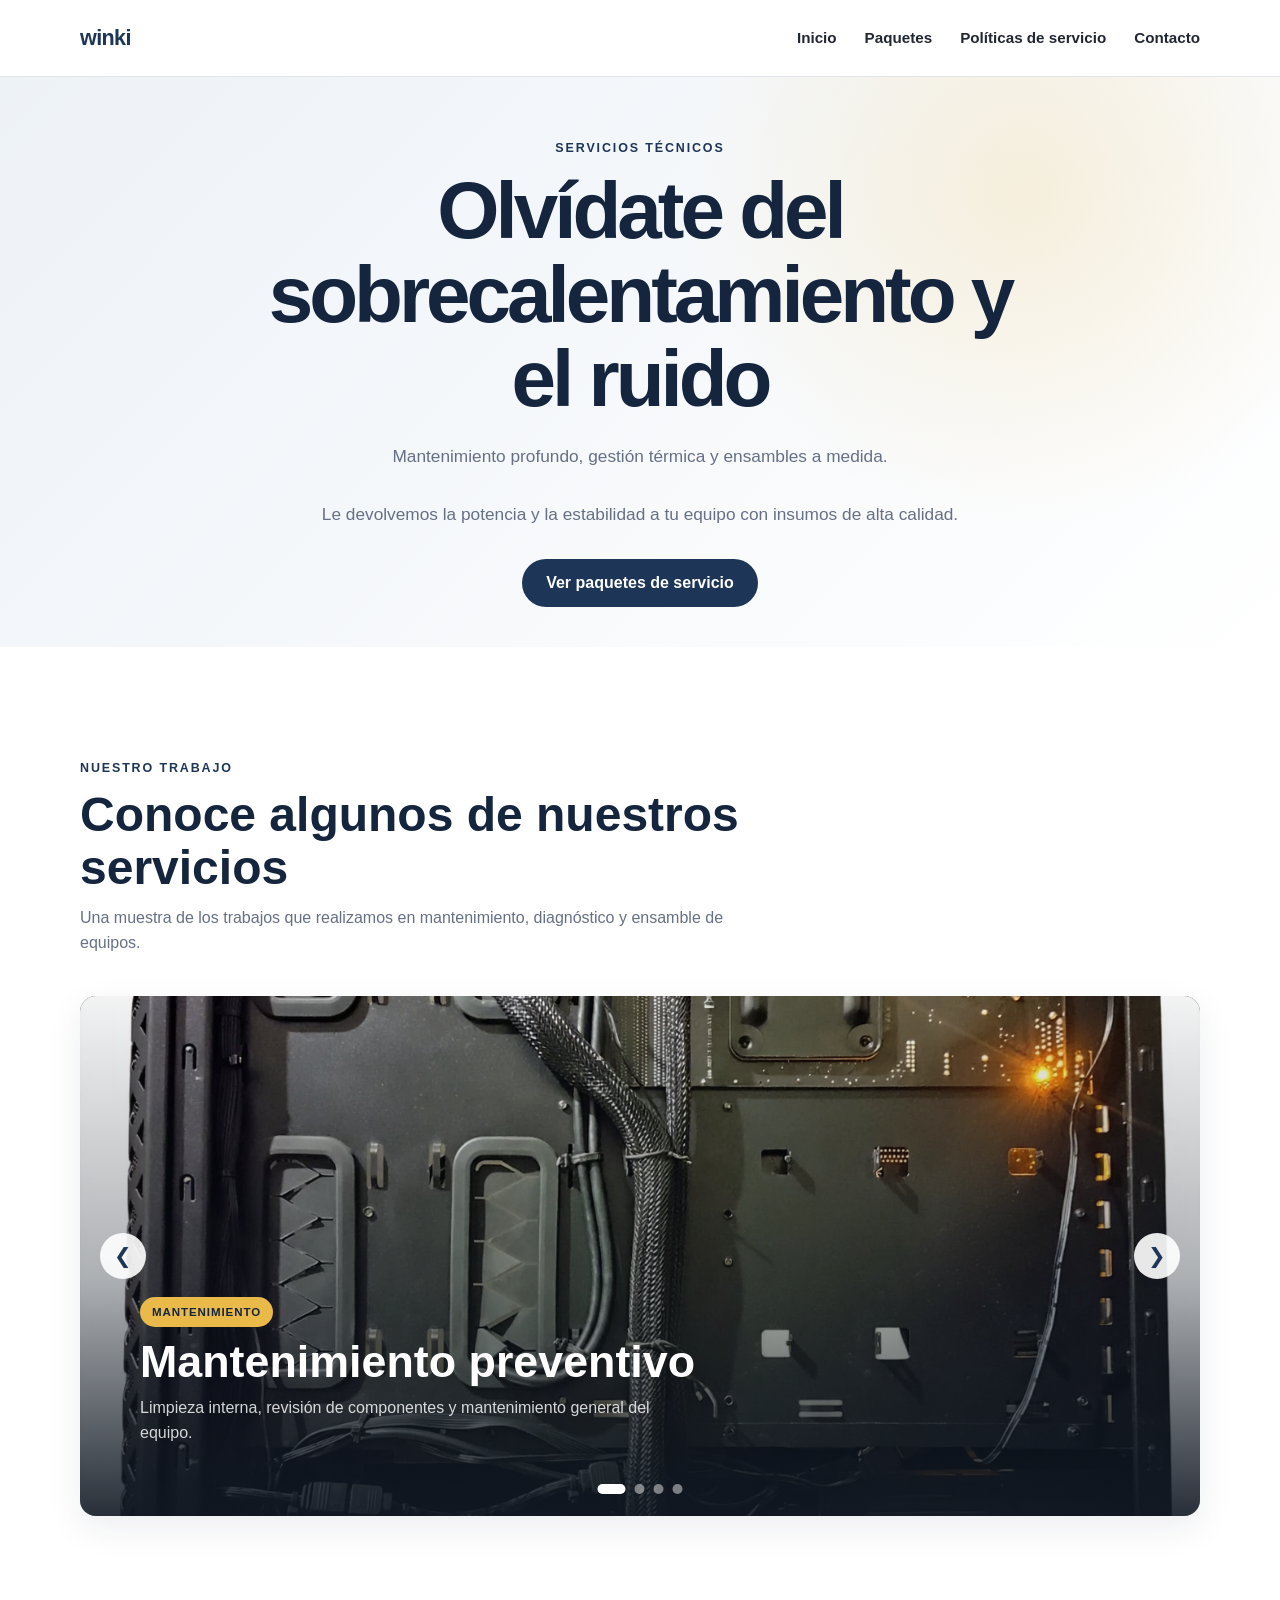
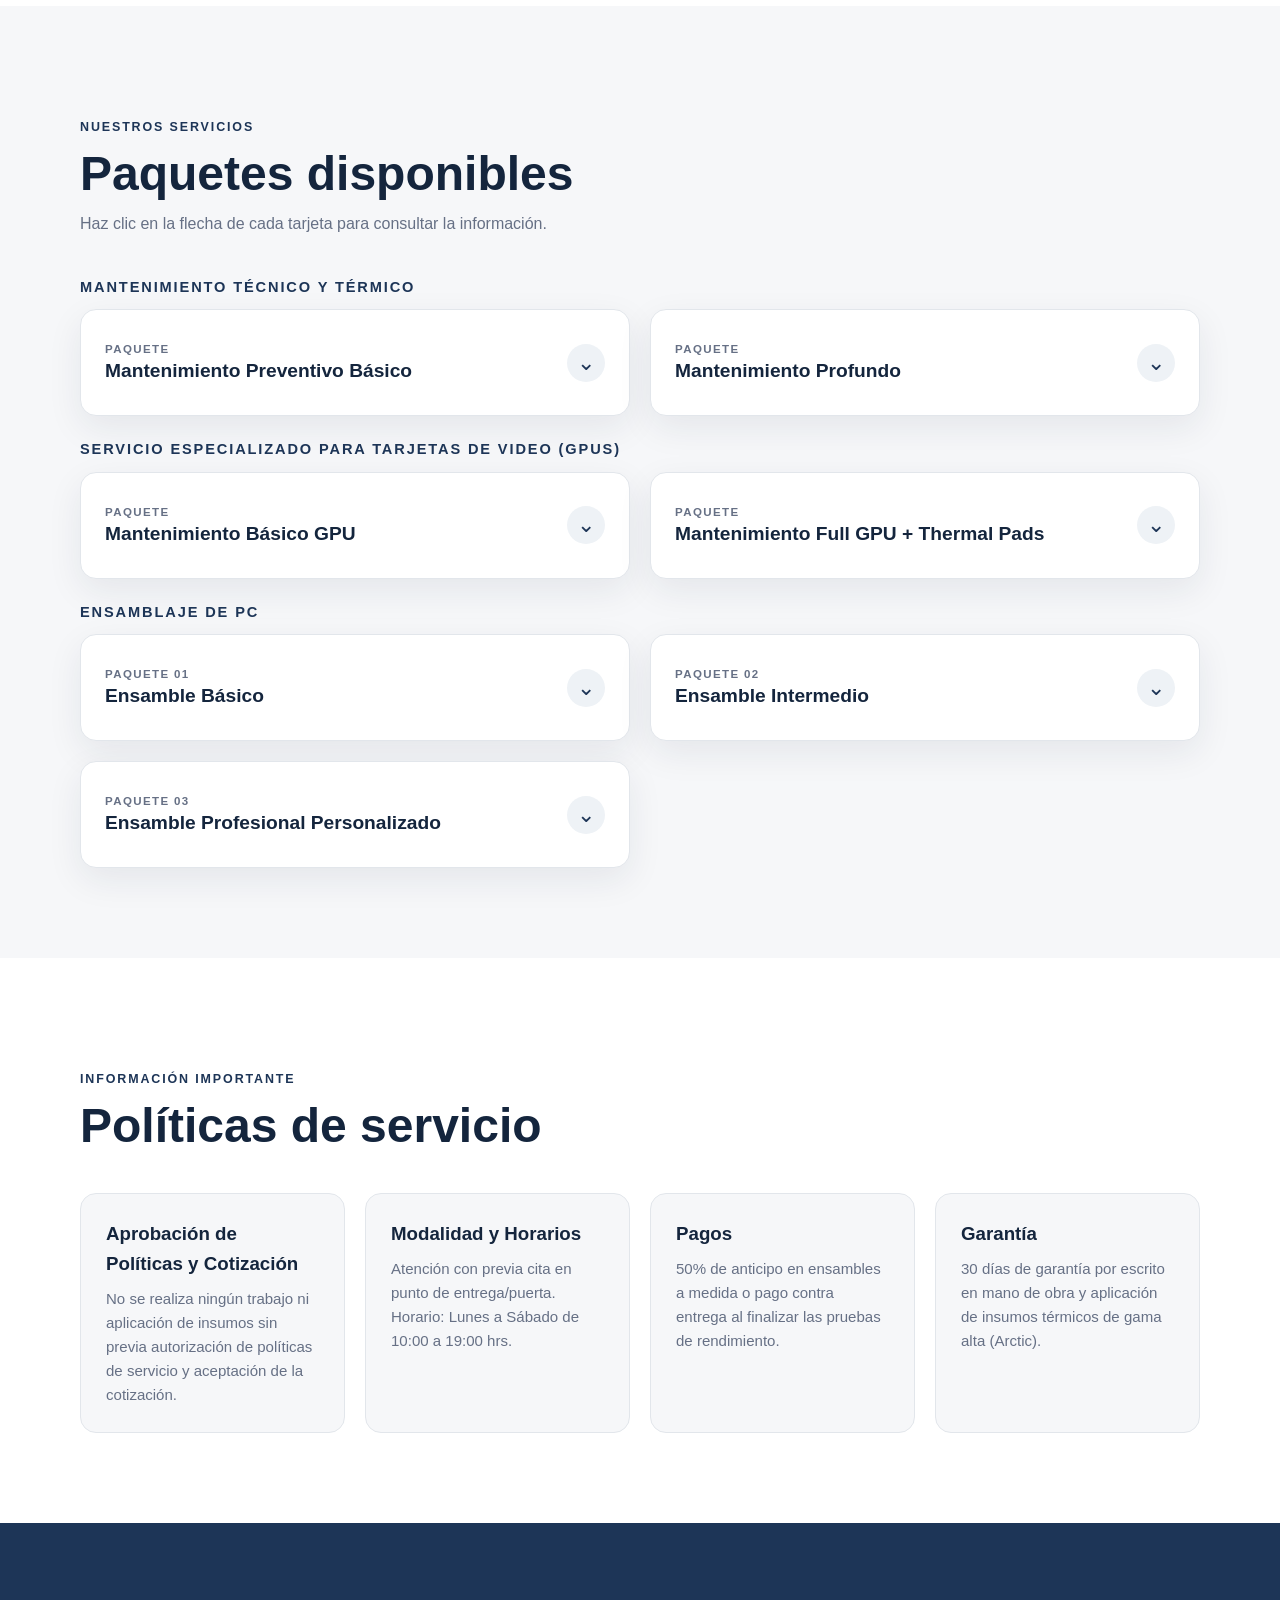
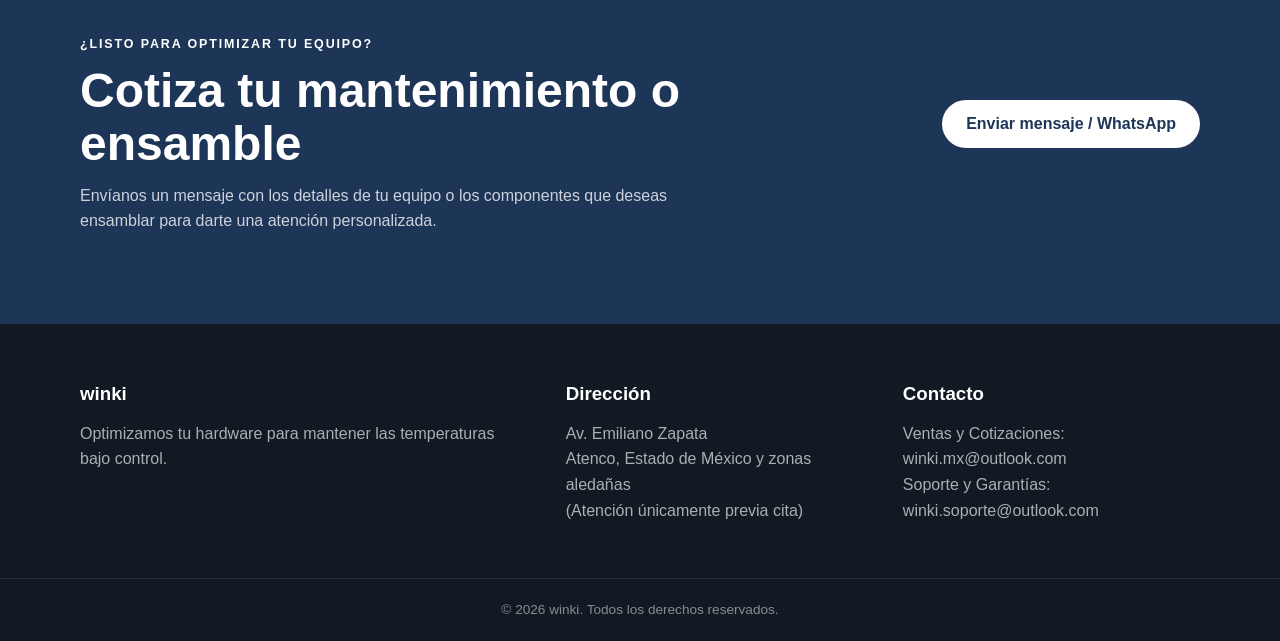
<file: index.html>
<!DOCTYPE html>
<html lang="es">

<head>
    <meta charset="UTF-8">
    <meta name="viewport" content="width=device-width, initial-scale=1.0">
    <meta name="description"
        content="Servicios de mantenimiento térmico, limpieza profunda y ensamble de PC en Atenco y zonas aledañas.">
    <title>winki</title>
    <link rel="stylesheet" href="css/styles.css">
    <link rel="stylesheet" href="css/carousel.css">
    <link rel="icon" type="image/png" href="img/icon/winki.png">
</head>

<body>

    <header class="site-header">
        <div class="container header-content">
            <a href="#inicio" class="brand">winki</a>

            <button class="menu-toggle" type="button" aria-label="Abrir menú" aria-expanded="false">
                ☰
            </button>

            <nav class="main-nav" aria-label="Navegación principal">
                <a href="#inicio">Inicio</a>
                <a href="#paquetes">Paquetes</a>
                <a href="#politicas">Políticas de servicio</a>
                <a href="#contacto">Contacto</a>
            </nav>
        </div>
    </header>

    <main>
        <section id="inicio" class="hero">
            <div class="container hero-content">
                <p class="eyebrow">SERVICIOS TÉCNICOS</p>
                <h1>Olvídate del sobrecalentamiento y el ruido</h1>
                <p class="hero-text">
                    Mantenimiento profundo, gestión térmica y ensambles a medida.
                </p>
                <p class="hero-text">
                    Le devolvemos la potencia y la estabilidad a tu equipo con insumos de alta calidad.

                </p>
                <a class="button" href="#paquetes">Ver paquetes de servicio</a>
            </div>
        </section>

        <section id="galeria" class="carousel-section">
            <div class="container">

                <div class="section-heading">
                    <p class="eyebrow">Nuestro trabajo</p>
                    <h2>Conoce algunos de nuestros servicios</h2>
                    <p>
                        Una muestra de los trabajos que realizamos en mantenimiento,
                        diagnóstico y ensamble de equipos.
                    </p>
                </div>

                <div class="carousel" aria-label="Galería de trabajos">

                    <div class="carousel-track">

                        <article class="carousel-slide active">
                            <img src="img/igm_04.jpg" alt="Mantenimiento preventivo de computadora">

                            <div class="carousel-caption">
                                <span>Mantenimiento</span>
                                <h3>Mantenimiento preventivo</h3>
                                <p>
                                    Limpieza interna, revisión de componentes
                                    y mantenimiento general del equipo.
                                </p>
                            </div>
                        </article>

                        <article class="carousel-slide">
                            <img src="img/igm_01.jpg" alt="Ensamble personalizado de computadora">

                            <div class="carousel-caption">
                                <span>Ensamble</span>
                                <h3>Equipos a medida</h3>
                                <p>
                                    Ensambles personalizados de acuerdo con las
                                    necesidades y presupuesto de cada cliente.
                                </p>
                            </div>
                        </article>

                        <article class="carousel-slide">
                            <img src="img/igm_02.jpg" alt="Limpieza interna de computadora">

                            <div class="carousel-caption">
                                <span>Mantenimiento</span>
                                <h3>Limpieza interna</h3>
                                <p>
                                    Eliminación de polvo y suciedad para ayudar
                                    a mantener una correcta temperatura.
                                </p>
                            </div>
                        </article>

                        <article class="carousel-slide">
                            <img src="img/igm_03.jpg" alt="Diagnóstico y revisión de equipo de cómputo">

                            <div class="carousel-caption">
                                <span>Diagnóstico</span>
                                <h3>Revisión de equipos</h3>
                                <p>
                                    Identificación de problemas de hardware
                                    y recomendaciones de solución.
                                </p>
                            </div>
                        </article>

                    </div>

                    <!-- Flechas -->
                    <button class="carousel-button carousel-button-prev" type="button" aria-label="Imagen anterior">
                        &#10094;
                    </button>

                    <button class="carousel-button carousel-button-next" type="button" aria-label="Imagen siguiente">
                        &#10095;
                    </button>

                    <!-- Indicadores -->
                    <div class="carousel-indicators" aria-label="Seleccionar imagen">
                        <button class="carousel-dot active" type="button" aria-label="Mostrar imagen 1"></button>

                        <button class="carousel-dot" type="button" aria-label="Mostrar imagen 2"></button>

                        <button class="carousel-dot" type="button" aria-label="Mostrar imagen 3"></button>

                        <button class="carousel-dot" type="button" aria-label="Mostrar imagen 4"></button>
                    </div>

                </div>
            </div>
        </section>

        <section id="paquetes" class="catalog section">
            <div class="container">
                <div class="section-heading">
                    <p class="eyebrow">Nuestros servicios</p>
                    <h2>Paquetes disponibles</h2>
                    <p>Haz clic en la flecha de cada tarjeta para consultar la información.</p>
                </div>

                <div class="eyebrow">
                    <h3>Mantenimiento Técnico y Térmico</h3>
                </div>

                <div class="product-grid">
                    <article class="product-card">
                        <button class="product-toggle" type="button" aria-expanded="false">
                            <span>
                                <small>Paquete</small>
                                <strong>Mantenimiento Preventivo Básico</strong>
                            </span>
                            <span class="arrow" aria-hidden="true">⌄</span>
                        </button>
                        <div class="product-info">
                            <div class="product-info-inner">
                                <p>Limpieza general y refresco térmico para PC de escritorio o laptops de uso general.
                                </p>
                                <ul>
                                    <li>Soplado general y limpieza de filtros de polvo</li>
                                    <li>Limpieza superficial de ventiladores y chasis</li>
                                    <li>Cambio de pasta térmica de alta calidad en CPU (procesador)</li>
                                    <li>Pruebas de temperatura iniciales y finales</li>
                                </ul>
                                <p class="price">$380<span>MXN</span></p>
                            </div>
                        </div>
                    </article>

                    <article class="product-card">
                        <button class="product-toggle" type="button" aria-expanded="false">
                            <span>
                                <small>Paquete</small>
                                <strong>Mantenimiento Profundo</strong>
                            </span>
                            <span class="arrow" aria-hidden="true">⌄</span>
                        </button>
                        <div class="product-info">
                            <div class="product-info-inner">
                                <p>Limpieza a detalle y gestión térmica para PC Gamer, Workstations o Laptops de alto
                                    rendimiento.</p>
                                <ul>
                                    <li>Desarme detallado del gabinete o chasis de la laptop</li>
                                    <li>Limpieza profunda de disipadores, ventiladores y tarjeta madre / RAM</li>
                                    <li>Cambio de pasta térmica de alto rendimiento en CPU (y GPU en laptops gamer)</li>
                                    <li>Reacomodado y peinado de cables (cable management) para flujo de aire</li>
                                    <li>Pruebas de estrés (stress test) de estabilidad y temperaturas</li>
                                </ul>
                                <p class="price"><span>DESDE </span>$850<span>MXN</span></p>
                                <p>Revisión de thermal pads / masilla térmica. Reemplazo cotizado aparte según estado y
                                    modelo.</p>
                            </div>
                        </div>
                    </article>
                </div>

                <div class="eyebrow">
                    <h3>Servicio Especializado para Tarjetas de Video (GPUs)</h3>
                </div>

                <div class="product-grid">
                    <article class="product-card">
                        <button class="product-toggle" type="button" aria-expanded="false">
                            <span>
                                <small>Paquete</small>
                                <strong>Mantenimiento Básico GPU</strong>
                            </span>
                            <span class="arrow" aria-hidden="true">⌄</span>
                        </button>
                        <div class="product-info">
                            <div class="product-info-inner">
                                <p>Limpieza y reemplazo térmico en el chip principal.</p>
                                <ul>
                                    <li>Desarme y limpieza profunda del disipador y aspas de ventiladores</li>
                                    <li>Remoción de residuos y cambio de pasta térmica de alto rendimiento en el die
                                        principal</li>
                                    <li>Inspección de thermal pads de fábrica (se conservan si están en buen estado)
                                    </li>
                                    <li>Prueba de temperatura en carga de trabajo</li>
                                </ul>
                                <p class="price">$350<span>MXN</span></p>
                            </div>
                        </div>
                    </article>
                    <article class="product-card">
                        <button class="product-toggle" type="button" aria-expanded="false">
                            <span>
                                <small>Paquete</small>
                                <strong>Mantenimiento Full GPU + Thermal Pads</strong>
                            </span>
                            <span class="arrow" aria-hidden="true">⌄</span>
                        </button>
                        <div class="product-info">
                            <div class="product-info-inner">
                                <p>Renovación térmica integral para tarjetas de video de gama media y alta</p>
                                <ul>
                                    <li>Desarme completo y limpieza profunda del disipador de calor y ventiladores</li>
                                    <li>Cambio de pasta térmica de alto rendimiento en el procesador gráfico</li>
                                    <li>Reemplazo completo de Thermal Pads nuevos (medidos a escala exacta en grosor
                                        para VRAM y MOSFETs)</li>
                                    <li>Pruebas de estrés (stress test) y monitoreo de hotspot/VRAM pre y post servicio
                                    </li>
                                </ul>
                                <p class="price"><span>DESDE </span>$650<span>MXN</span></p>
                                <p>Reemplazo de thermal pads cotizado aparte según el modelo.</p>
                            </div>
                        </div>
                    </article>
                </div>

                <div class="eyebrow">
                    <h3>Ensamblaje de PC</h3>
                </div>

                <div class="product-grid">
                    <article class="product-card">
                        <button class="product-toggle" type="button" aria-expanded="false">
                            <span>
                                <small>Paquete 01</small>
                                <strong>Ensamble Básico</strong>
                            </span>
                            <span class="arrow" aria-hidden="true">⌄</span>
                        </button>
                        <div class="product-info">
                            <div class="product-info-inner">
                                <p>El cliente entrega las piezas y se lleva el equipo listo para instalar SO.</p>
                                <ul>
                                    <li>Armado físico completo de componentes</li>
                                    <li>Peinado de cables (cable management) estándar</li>
                                    <li>Prueba de encendido / POST</li>
                                </ul>
                                <p class="price">$350<span>MXN</span></p>
                            </div>
                        </div>
                    </article>

                    <article class="product-card">
                        <button class="product-toggle" type="button" aria-expanded="false">
                            <span>
                                <small>Paquete 02</small>
                                <strong>Ensamble Intermedio</strong>
                            </span>
                            <span class="arrow" aria-hidden="true">⌄</span>
                        </button>
                        <div class="product-info">
                            <div class="product-info-inner">
                                <p>Ensamble físico completo + Instalación de Sistema Operativo.</p>
                                <ul>
                                    <li>Armado físico completo de componentes</li>
                                    <li>Montaje de enfriamiento líquido (AIO) o controladoras ARGB</li>
                                    <li>Instalación limpia de Windows (versión de prueba) / Linux</li>
                                    <li>Instalación y actualización de drivers oficiales</li>
                                    <li>Actualización y configuración de BIOS</li>
                                    <li>Prueba de encendido y estabilidad</li>
                                </ul>
                                <p class="price">$550<span>MXN</span></p>
                            </div>
                        </div>
                    </article>

                    <article class="product-card">
                        <button class="product-toggle" type="button" aria-expanded="false">
                            <span>
                                <small>Paquete 03</small>
                                <strong>Ensamble Profesional Personalizado</strong>
                            </span>
                            <span class="arrow" aria-hidden="true">⌄</span>
                        </button>
                        <div class="product-info">
                            <div class="product-info-inner">
                                <p>Asesoría completa + Ensamble + Sistema Operativo + Pruebas.</p>
                                <ul>
                                    <li>Asesoría previa en selección de piezas (compatibilidad y presupuesto)</li>
                                    <li>Armado físico completo de componentes</li>
                                    <li>Gestión de cables (cable management) avanzada</li>
                                    <li>Instalación limpia de Windows (versión de prueba) / Linux</li>
                                    <li>Instalación y actualización de drivers oficiales</li>
                                    <li>Actualización y configuración de BIOS</li>
                                    <li>Pruebas de estrés (stress test) de rendimiento y temperaturas</li>
                                </ul>
                                <p class="price">$800<span>MXN</span></p>
                            </div>
                        </div>
                    </article>
                </div>

            </div>
        </section>

        <section id="politicas" class="policies section">
            <div class="container">
                <div class="section-heading">
                    <p class="eyebrow">Información importante</p>
                    <h2>Políticas de servicio</h2>
                </div>

                <div class="policy-grid">
                    <div class="policy-item">
                        <h3>Aprobación de Políticas y Cotización</h3>
                        <p>No se realiza ningún trabajo ni aplicación de insumos sin previa autorización de políticas de servicio y aceptación de la cotización.</p>
                    </div>
                    <div class="policy-item">
                        <h3>Modalidad y Horarios</h3>
                        <p>Atención con previa cita en punto de entrega/puerta. Horario: Lunes a Sábado de 10:00 a 19:00
                            hrs.</p>
                    </div>
                    <div class="policy-item">
                        <h3>Pagos</h3>
                        <p>50% de anticipo en ensambles a medida o pago contra entrega al finalizar las pruebas de
                            rendimiento.</p>
                    </div>
                    <div class="policy-item">
                        <h3>Garantía</h3>
                        <p>30 días de garantía por escrito en mano de obra y aplicación de insumos térmicos de gama alta
                            (Arctic).</p>
                    </div>

                </div>
            </div>
        </section>

        <section id="contacto" class="contact section">
            <div class="container contact-content">
                <div>
                    <p class="eyebrow">¿LISTO PARA OPTIMIZAR TU EQUIPO?</p>
                    <h2>Cotiza tu mantenimiento o ensamble</h2>
                    <p>
                        Envíanos un mensaje con los detalles de tu equipo o los componentes que deseas ensamblar para
                        darte una atención personalizada.
                    </p>
                </div>
                <a class="button button-light"
                    href="https://wa.me/525657141204?text=Hola%20,%20me%20gustar%C3%ADa%20cotizar%20un%20servicio%20para%20mi%20equipo.">
                    Enviar mensaje / WhatsApp
                </a>
            </div>
        </section>
    </main>

    <footer class="site-footer">
        <div class="container footer-grid">
            <div>
                <h3>winki</h3>
                <p>Optimizamos tu hardware para mantener las temperaturas bajo control.</p>
            </div>

            <div>
                <h3>Dirección</h3>
                <p>Av. Emiliano Zapata<br>Atenco, Estado de México y zonas aledañas</p>
                <p>(Atención únicamente previa cita)</p>
            </div>

            <div>
                <h3>Contacto</h3>
                <p>
                    <span>Ventas y Cotizaciones:</span>
                    <a href="mailto:winki.mx@outlook.com">winki.mx@outlook.com</a><br>

                    <span>Soporte y Garantías:</span>
                    <a href="mailto:winki.soporte@outlook.com">winki.soporte@outlook.com</a><br>

                </p>
            </div>
        </div>

        <div class="footer-bottom">
            <div class="container">
                <p>© 2026 winki. Todos los derechos reservados.</p>
            </div>
        </div>
    </footer>

    <script src="js/script.js"></script>
    <script src="js/carousel.js"></script>

</body>

</html>
</file>
<file: css/styles.css>
/* ==============================
   ESTILOS GENERALES
   ============================== */

:root {
    --primary: #1d3557;
    --primary-dark: #14253d;
    --accent: #e9b949;
    --background: #f6f7f9;
    --surface: #ffffff;
    --text: #202733;
    --muted: #667085;
    --border: #e2e6eb;
    --shadow: 0 12px 35px rgba(20, 37, 61, 0.08);
    --radius: 16px;
    --container: 1120px;
}

* {
    box-sizing: border-box;
    margin: 0;
    padding: 0;
}

html {
    scroll-behavior: smooth;
}

body {
    font-family: Arial, Helvetica, sans-serif;
    color: var(--text);
    background: var(--background);
    line-height: 1.6;
}

a {
    color: inherit;
    text-decoration: none;
}

.container {
    width: min(92%, var(--container));
    margin-inline: auto;
}

.section {
    padding: 90px 0;
}

/* ==============================
   CABECERA Y NAVEGACIÓN
   ============================== */

.site-header {
    position: sticky;
    top: 0;
    z-index: 1000;
    background: rgba(255, 255, 255, 0.96);
    border-bottom: 1px solid var(--border);
    backdrop-filter: blur(10px);
}

.header-content {
    min-height: 76px;
    display: flex;
    align-items: center;
    justify-content: space-between;
    gap: 30px;
}

.brand {
    color: var(--primary);
    font-size: 1.35rem;
    font-weight: 800;
    letter-spacing: -0.03em;
}

.main-nav {
    display: flex;
    align-items: center;
    gap: 28px;
}

.main-nav a {
    color: var(--text);
    font-size: 0.95rem;
    font-weight: 600;
    transition: color 0.2s ease;
}

.main-nav a:hover {
    color: var(--primary);
}

.menu-toggle {
    display: none;
    border: 0;
    background: transparent;
    color: var(--primary);
    font-size: 1.5rem;
    cursor: pointer;
}

/* ==============================
   HERO
   ============================== */

.hero {
    min-height: 570px;
    display: grid;
    place-items: center;
    background:
        radial-gradient(circle at 80% 20%, rgba(233, 185, 73, 0.18), transparent 30%),
        linear-gradient(135deg, #edf2f7, #ffffff);
}

.hero-content {
    max-width: 820px;
    text-align: center;
}

.eyebrow {
    margin-bottom: 10px;
    color: var(--primary);
    font-size: 0.78rem;
    font-weight: 800;
    letter-spacing: 0.15em;
    text-transform: uppercase;
    margin-top: 22px;
}

.hero h1 {
    max-width: 780px;
    margin: 0 auto 22px;
    color: var(--primary-dark);
    font-size: clamp(2.5rem, 7vw, 5rem);
    line-height: 1.05;
    letter-spacing: -0.05em;
}

.hero-text {
    max-width: 650px;
    margin: 0 auto 30px;
    color: var(--muted);
    font-size: 1.08rem;
}

.button {
    display: inline-flex;
    align-items: center;
    justify-content: center;
    min-height: 48px;
    padding: 0 24px;
    border-radius: 999px;
    background: var(--primary);
    color: #fff;
    font-weight: 700;
    transition: transform 0.2s ease, background 0.2s ease;
}

.button:hover {
    background: var(--primary-dark);
    transform: translateY(-2px);
}

/* ==============================
   CATÁLOGO
   ============================== */

.section-heading {
    max-width: 700px;
    margin-bottom: 40px;
}

.section-heading h2 {
    margin-bottom: 10px;
    color: var(--primary-dark);
    font-size: clamp(2rem, 5vw, 3rem);
    line-height: 1.1;
}

.section-heading > p:last-child {
    color: var(--muted);
}

.product-grid {
    display: grid;
    grid-template-columns: repeat(2, minmax(0, 1fr));
    gap: 20px;
}

.product-card {
    overflow: hidden;
    background: var(--surface);
    border: 1px solid var(--border);
    border-radius: var(--radius);
    box-shadow: var(--shadow);
}

.product-toggle {
    width: 100%;
    min-height: 105px;
    padding: 22px 24px;
    display: flex;
    align-items: center;
    justify-content: space-between;
    gap: 20px;
    border: 0;
    background: transparent;
    color: var(--text);
    text-align: left;
    cursor: pointer;
}

.product-toggle:hover {
    background: #fafbfc;
}

.product-toggle small {
    display: block;
    margin-bottom: 5px;
    color: var(--muted);
    font-size: 0.72rem;
    font-weight: 800;
    letter-spacing: 0.12em;
    text-transform: uppercase;
}

.product-toggle strong {
    display: block;
    color: var(--primary-dark);
    font-size: 1.2rem;
}

.arrow {
    flex: 0 0 auto;
    width: 38px;
    height: 38px;
    display: grid;
    place-items: center;
    border-radius: 50%;
    background: #eef2f6;
    color: var(--primary);
    font-size: 1.35rem;
    transition: transform 0.3s ease, background 0.2s ease;
}

.product-card.active .arrow {
    transform: rotate(180deg);
    background: var(--primary);
    color: #fff;
}

.product-info {
    display: grid;
    grid-template-rows: 0fr;
    transition: grid-template-rows 0.35s ease;
}

.product-card.active .product-info {
    grid-template-rows: 1fr;
}

.product-info-inner {
    min-height: 0;
    overflow: hidden;
    padding: 0 24px;
    color: var(--muted);
}

.product-card.active .product-info-inner {
    padding-bottom: 24px;
}

.product-info p {
    margin-bottom: 14px;
}

.product-info ul {
    margin: 0 0 18px 20px;
}

.product-info li {
    margin-bottom: 5px;
}

.price {
    color: var(--primary-dark);
    font-size: 1.4rem;
    font-weight: 800;
}

.price span {
    font-size: 0.75rem;
    color: var(--muted);
}

/* ==============================
   POLÍTICAS
   ============================== */

.policies {
    background: #fff;
}

.policy-grid {
    display: grid;
    grid-template-columns: repeat(4, 1fr);
    gap: 20px;
}

.policy-item {
    padding: 25px;
    border: 1px solid var(--border);
    border-radius: var(--radius);
    background: var(--background);
}

.policy-item h3 {
    margin-bottom: 8px;
    color: var(--primary-dark);
}

.policy-item p {
    color: var(--muted);
    font-size: 0.94rem;
}

/* ==============================
   CONTACTO
   ============================== */

.contact {
    background: var(--primary);
    color: #fff;
}

.contact-content {
    display: flex;
    align-items: center;
    justify-content: space-between;
    gap: 40px;
}

.contact .eyebrow,
.contact h2 {
    color: #fff;
}

.contact h2 {
    margin-bottom: 12px;
    font-size: clamp(2rem, 5vw, 3rem);
    line-height: 1.1;
}

.contact-content > div > p:last-child {
    max-width: 650px;
    color: rgba(255, 255, 255, 0.78);
}

.button-light {
    flex-shrink: 0;
    background: #fff;
    color: var(--primary);
}

.button-light:hover {
    background: #f2f4f7;
}

/* ==============================
   FOOTER
   ============================== */

.site-footer {
    background: #111923;
    color: #fff;
}

.footer-grid {
    padding: 55px 0;
    display: grid;
    grid-template-columns: 1.5fr 1fr 1fr;
    gap: 40px;
}

.footer-grid h3 {
    margin-bottom: 12px;
}

.footer-grid p {
    color: rgba(255, 255, 255, 0.65);
}

.footer-grid a:hover {
    color: #fff;
}

.footer-bottom {
    border-top: 1px solid rgba(255, 255, 255, 0.1);
}

.footer-bottom p {
    padding: 20px 0;
    color: rgba(255, 255, 255, 0.5);
    font-size: 0.85rem;
    text-align: center;
}

/* ==============================
   RESPONSIVE
   ============================== */

@media (max-width: 800px) {
    .menu-toggle {
        display: block;
    }

    .main-nav {
        position: absolute;
        top: 76px;
        left: 0;
        width: 100%;
        display: none;
        padding: 20px 4%;
        flex-direction: column;
        align-items: flex-start;
        gap: 16px;
        background: #fff;
        border-bottom: 1px solid var(--border);
        box-shadow: var(--shadow);
    }

    .main-nav.open {
        display: flex;
    }

    .product-grid,
    .policy-grid {
        grid-template-columns: 1fr;
    }

    .contact-content {
        align-items: flex-start;
        flex-direction: column;
    }

    .footer-grid {
        grid-template-columns: 1fr;
        gap: 28px;
    }
}

@media (max-width: 520px) {
    .section {
        padding: 65px 0;
    }

    .hero {
        min-height: 500px;
    }

    .product-toggle {
        padding: 18px;
    }

    .product-info-inner {
        padding-inline: 18px;
    }

    .product-card.active .product-info-inner {
        padding-bottom: 18px;
    }
}
</file>
<file: css/carousel.css>
/* ==============================
   CARRUSEL
   ============================== */

.carousel-section {
    padding: 90px 0;
    background: #ffffff;
}

.carousel {
    position: relative;
    overflow: hidden;
    min-height: 520px;
    border-radius: var(--radius);
    background: var(--primary-dark);
    box-shadow: var(--shadow);
}

.carousel-track {
    position: relative;
    width: 100%;
    height: 520px;
}

.carousel-slide {
    position: absolute;
    inset: 0;

    opacity: 0;
    visibility: hidden;

    transition:
        opacity 0.5s ease,
        visibility 0.5s ease;
}

.carousel-slide.active {
    opacity: 1;
    visibility: visible;
}

.carousel-slide img {
    width: 100%;
    height: 100%;
    display: block;

    object-fit: cover;
}

/* Capa oscura sobre la imagen */

.carousel-slide::after {
    content: "";

    position: absolute;
    inset: 0;

    background:
        linear-gradient(
            to top,
            rgba(17, 25, 35, 0.9) 0%,
            rgba(17, 25, 35, 0.35) 45%,
            rgba(17, 25, 35, 0.05) 100%
        );
}

/* Información de la imagen */

.carousel-caption {
    position: absolute;
    z-index: 2;

    left: 60px;
    right: 60px;
    bottom: 70px;

    max-width: 600px;

    color: #ffffff;
}

.carousel-caption span {
    display: inline-block;

    margin-bottom: 10px;
    padding: 6px 12px;

    border-radius: 999px;

    background: var(--accent);
    color: var(--primary-dark);

    font-size: 0.72rem;
    font-weight: 800;

    letter-spacing: 0.08em;
    text-transform: uppercase;
}

.carousel-caption h3 {
    margin-bottom: 8px;

    font-size: clamp(1.8rem, 4vw, 2.8rem);
    line-height: 1.1;
}

.carousel-caption p {
    max-width: 540px;

    color: rgba(255, 255, 255, 0.82);
    font-size: 1rem;
}

/* ==============================
   BOTONES DEL CARRUSEL
   ============================== */

.carousel-button {
    position: absolute;
    z-index: 5;

    top: 50%;
    transform: translateY(-50%);

    width: 46px;
    height: 46px;

    display: grid;
    place-items: center;

    border: 0;
    border-radius: 50%;

    background: rgba(255, 255, 255, 0.9);
    color: var(--primary);

    font-size: 1.3rem;

    cursor: pointer;

    transition:
        background 0.2s ease,
        transform 0.2s ease;
}

.carousel-button:hover {
    background: #ffffff;
}

.carousel-button-prev {
    left: 20px;
}

.carousel-button-next {
    right: 20px;
}

.carousel-button:active {
    transform: translateY(-50%) scale(0.94);
}

/* ==============================
   INDICADORES
   ============================== */

.carousel-indicators {
    position: absolute;
    z-index: 5;

    left: 50%;
    bottom: 22px;

    transform: translateX(-50%);

    display: flex;
    gap: 9px;
}

.carousel-dot {
    width: 10px;
    height: 10px;

    padding: 0;

    border: 0;
    border-radius: 50%;

    background: rgba(255, 255, 255, 0.45);

    cursor: pointer;

    transition:
        width 0.25s ease,
        background 0.25s ease;
}

.carousel-dot.active {
    width: 28px;
    border-radius: 999px;
    background: #ffffff;
}

/* ==============================
   RESPONSIVE DEL CARRUSEL
   ============================== */

@media (max-width: 800px) {

    .carousel-section {
        padding: 65px 0;
    }

    .carousel,
    .carousel-track {
        min-height: 480px;
        height: 480px;
    }

    .carousel-caption {
        left: 30px;
        right: 30px;
        bottom: 65px;
    }

    .carousel-caption h3 {
        font-size: 1.8rem;
    }

    .carousel-button {
        width: 40px;
        height: 40px;
    }

    .carousel-button-prev {
        left: 12px;
    }

    .carousel-button-next {
        right: 12px;
    }
}

@media (max-width: 520px) {

    .carousel,
    .carousel-track {
        min-height: 430px;
        height: 430px;
    }

    .carousel-caption {
        left: 20px;
        right: 20px;
        bottom: 60px;
    }

    .carousel-caption span {
        font-size: 0.65rem;
    }

    .carousel-caption h3 {
        font-size: 1.5rem;
    }

    .carousel-caption p {
        font-size: 0.88rem;
    }

    .carousel-button {
        width: 36px;
        height: 36px;

        font-size: 1rem;
    }

    .carousel-button-prev {
        left: 10px;
    }

    .carousel-button-next {
        right: 10px;
    }
}
</file>
